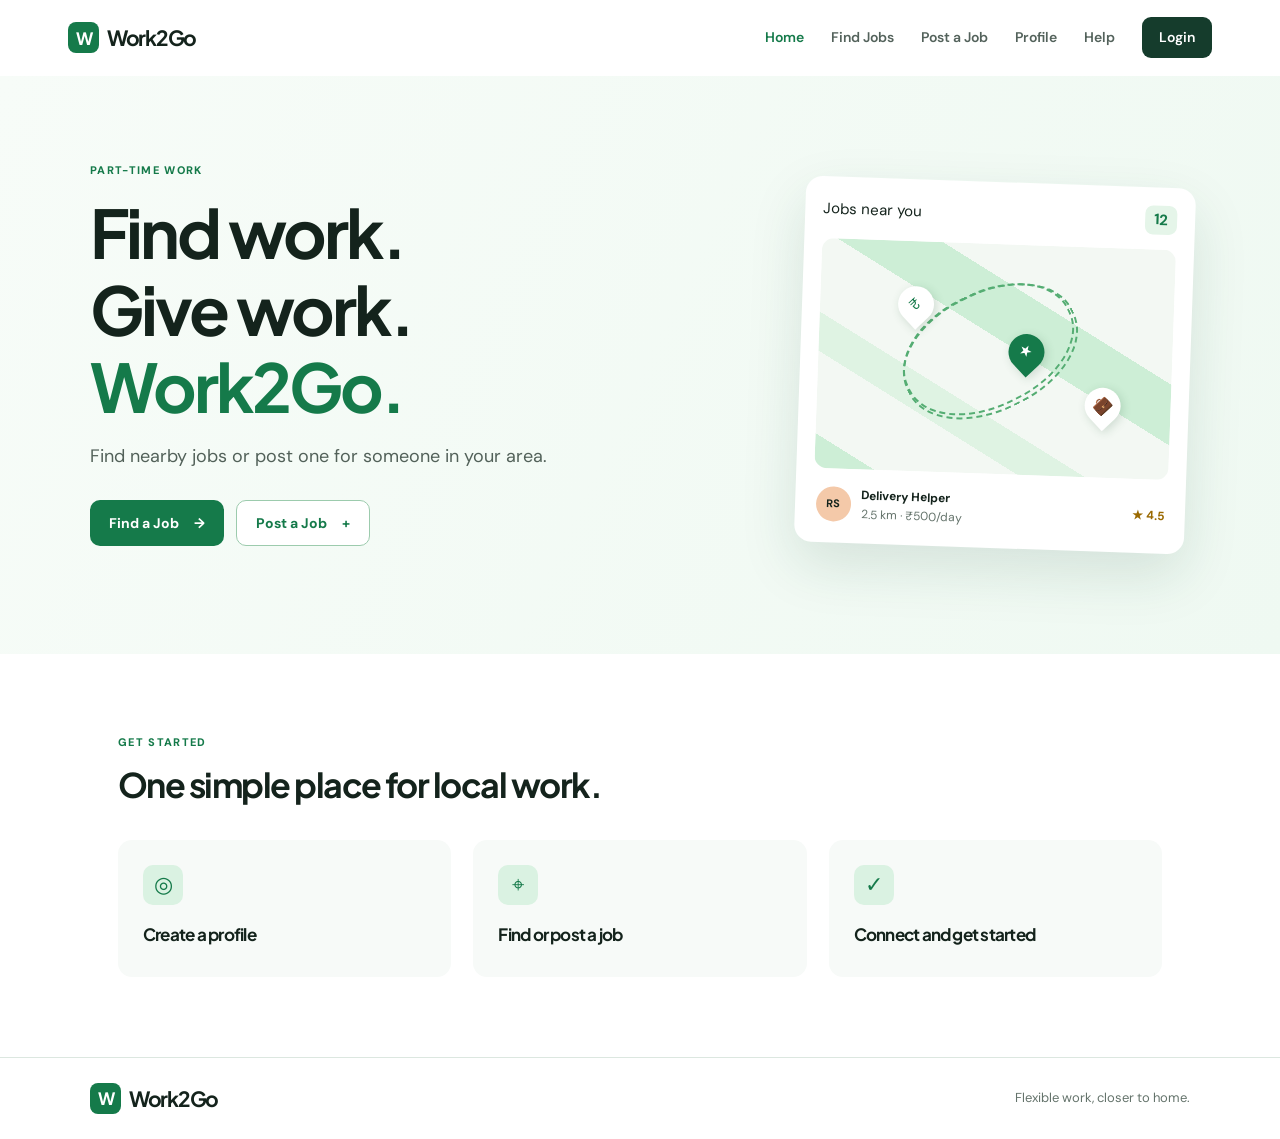
<file: index.html>
<!DOCTYPE html>
<html lang="en"><head><meta charset="UTF-8"><meta name="viewport" content="width=device-width,initial-scale=1.0"><title>Work2Go — Nearby part-time work</title><link rel="stylesheet" href="style.css"></head>
<body>
  <header class="site-header"><a class="brand" href="index.html"><span>W</span> Work2Go</a><button class="menu-toggle" aria-label="Open menu">☰</button><nav><a class="active" href="index.html">Home</a><a href="find-job.html">Find Jobs</a><a href="post-job.html">Post a Job</a><a href="profile.html">Profile</a><a href="#help">Help</a><a class="nav-login" href="profile.html">Login</a></nav></header>
  <main>
    <section class="hero"><div class="hero-copy"><p class="eyebrow">PART-TIME WORK</p><h1>Find work.<br>Give work.<br><em>Work2Go.</em></h1><p class="lead">Find nearby jobs or post one for someone in your area.</p><div class="actions"><a class="button primary" href="find-job.html">Find a Job <b>→</b></a><a class="button secondary" href="post-job.html">Post a Job <b>+</b></a></div></div><div class="hero-art"><div class="map-card"><div class="map-top"><span>Jobs near you</span><strong>12</strong></div><div class="map"><i class="pin one">₹</i><i class="pin two">💼</i><i class="pin three">★</i><span class="route"></span></div><div class="nearby"><span class="avatar">RS</span><div><b>Delivery Helper</b><small>2.5 km · ₹500/day</small></div><span class="rating">★ 4.5</span></div></div></div></section>
    <section class="how" id="help"><p class="eyebrow">GET STARTED</p><h2>One simple place for local work.</h2><div class="steps"><article><div class="step-icon">◎</div><h3>Create a profile</h3></article><article><div class="step-icon">⌖</div><h3>Find or post a job</h3></article><article><div class="step-icon">✓</div><h3>Connect and get started</h3></article></div></section>
  </main><footer><a class="brand" href="index.html"><span>W</span> Work2Go</a><p>Flexible work, closer to home.</p></footer><script src="script.js"></script>
</body></html>
</file>
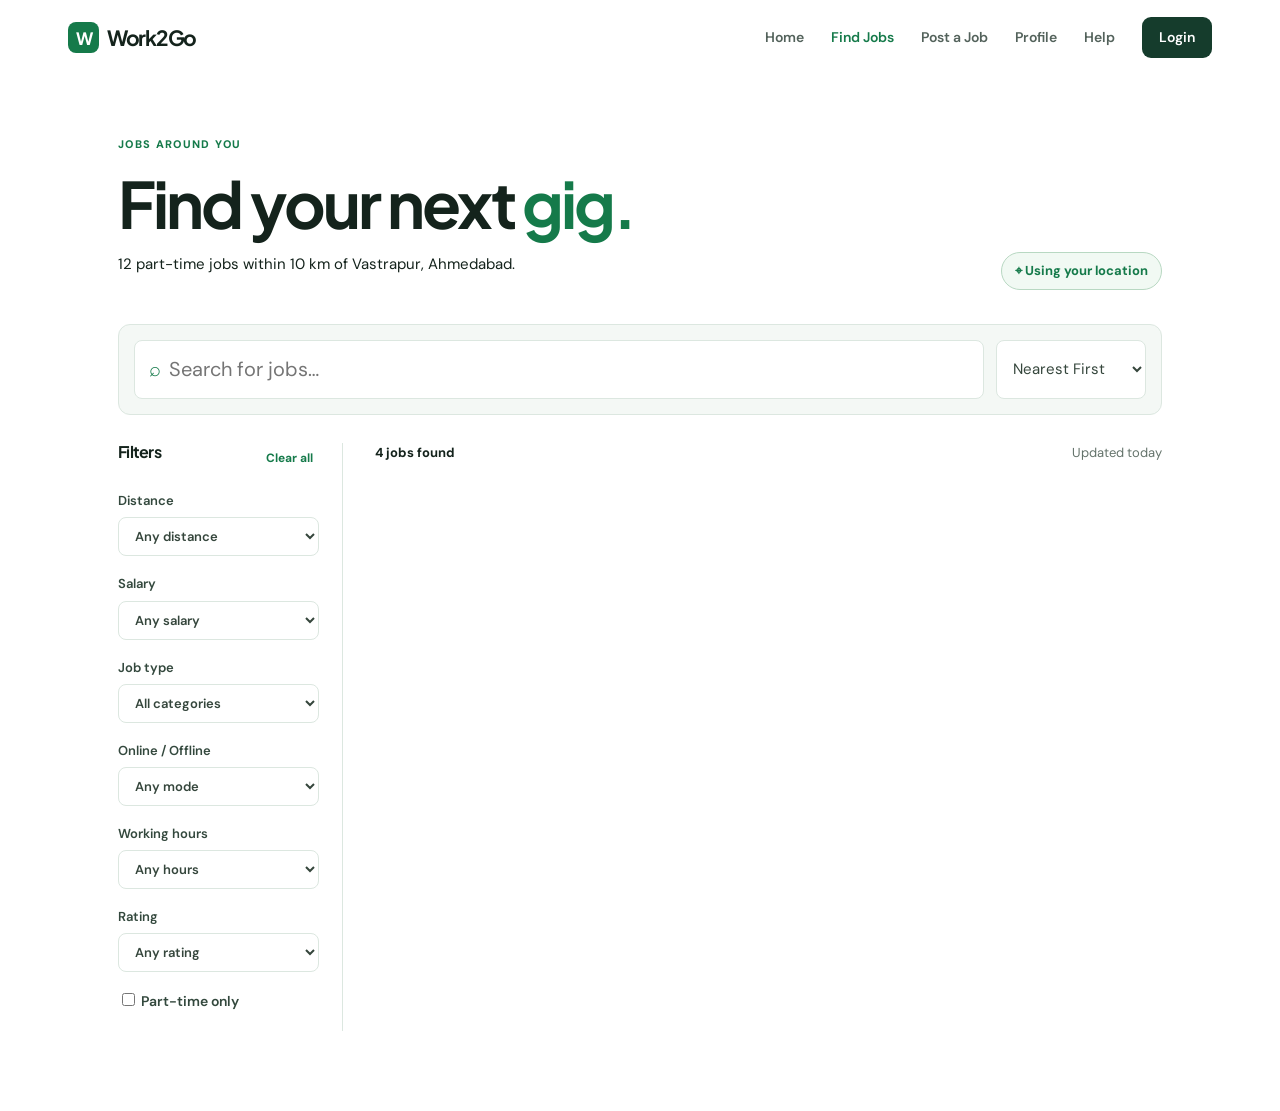
<file: find-job.html>
<!DOCTYPE html><html lang="en"><head><meta charset="UTF-8"><meta name="viewport" content="width=device-width,initial-scale=1.0"><title>Find jobs — Work2Go</title><link rel="stylesheet" href="style.css"></head><body>
<header class="site-header"><a class="brand" href="index.html"><span>W</span> Work2Go</a><button class="menu-toggle">☰</button><nav><a href="index.html">Home</a><a class="active" href="find-job.html">Find Jobs</a><a href="post-job.html">Post a Job</a><a href="profile.html">Profile</a><a href="index.html#help">Help</a><a class="nav-login" href="profile.html">Login</a></nav></header>
<main class="page jobs-page"><div class="page-intro split"><div><p class="eyebrow">JOBS AROUND YOU</p><h1>Find your next <em>gig.</em></h1><p>12 part-time jobs within 10 km of Vastrapur, Ahmedabad.</p></div><span class="location-chip">⌖ Using your location</span></div><div class="search-row"><label class="search">⌕<input id="jobSearch" placeholder="Search for jobs…"></label><select id="sortJobs"><option value="nearest">Nearest First</option><option value="pay">Highest Paying</option><option value="rating">Highest Rated</option><option value="newest">Newest Jobs</option></select></div><div class="jobs-layout"><aside class="filters"><div class="filter-head"><h3>Filters</h3><button id="clearFilters">Clear all</button></div><label>Distance<select id="distanceFilter"><option value="all">Any distance</option><option value="3">Up to 3 km</option><option value="5">Up to 5 km</option><option value="10">Up to 10 km</option></select></label><label>Salary<select id="salaryFilter"><option value="all">Any salary</option><option value="500">₹500 or more</option><option value="700">₹700 or more</option></select></label><label>Job type<select id="categoryFilter"><option value="all">All categories</option><option>Delivery</option><option>Retail</option><option>Online</option><option>Teaching</option></select></label><label>Online / Offline<select id="modeFilter"><option value="all">Any mode</option><option>Online</option><option>Offline</option></select></label><label>Working hours<select><option>Any hours</option><option>Up to 4 hours</option><option>4–6 hours</option></select></label><label>Rating<select id="ratingFilter"><option value="all">Any rating</option><option value="4.5">4.5+ stars</option><option value="4">4+ stars</option></select></label><label class="check"><input type="checkbox"> Part-time only</label></aside><section><div class="results"><b id="resultsCount">4 jobs found</b><span>Updated today</span></div><div class="job-list" id="jobList"></div></section></div></main><script src="script.js"></script></body></html>
</file>
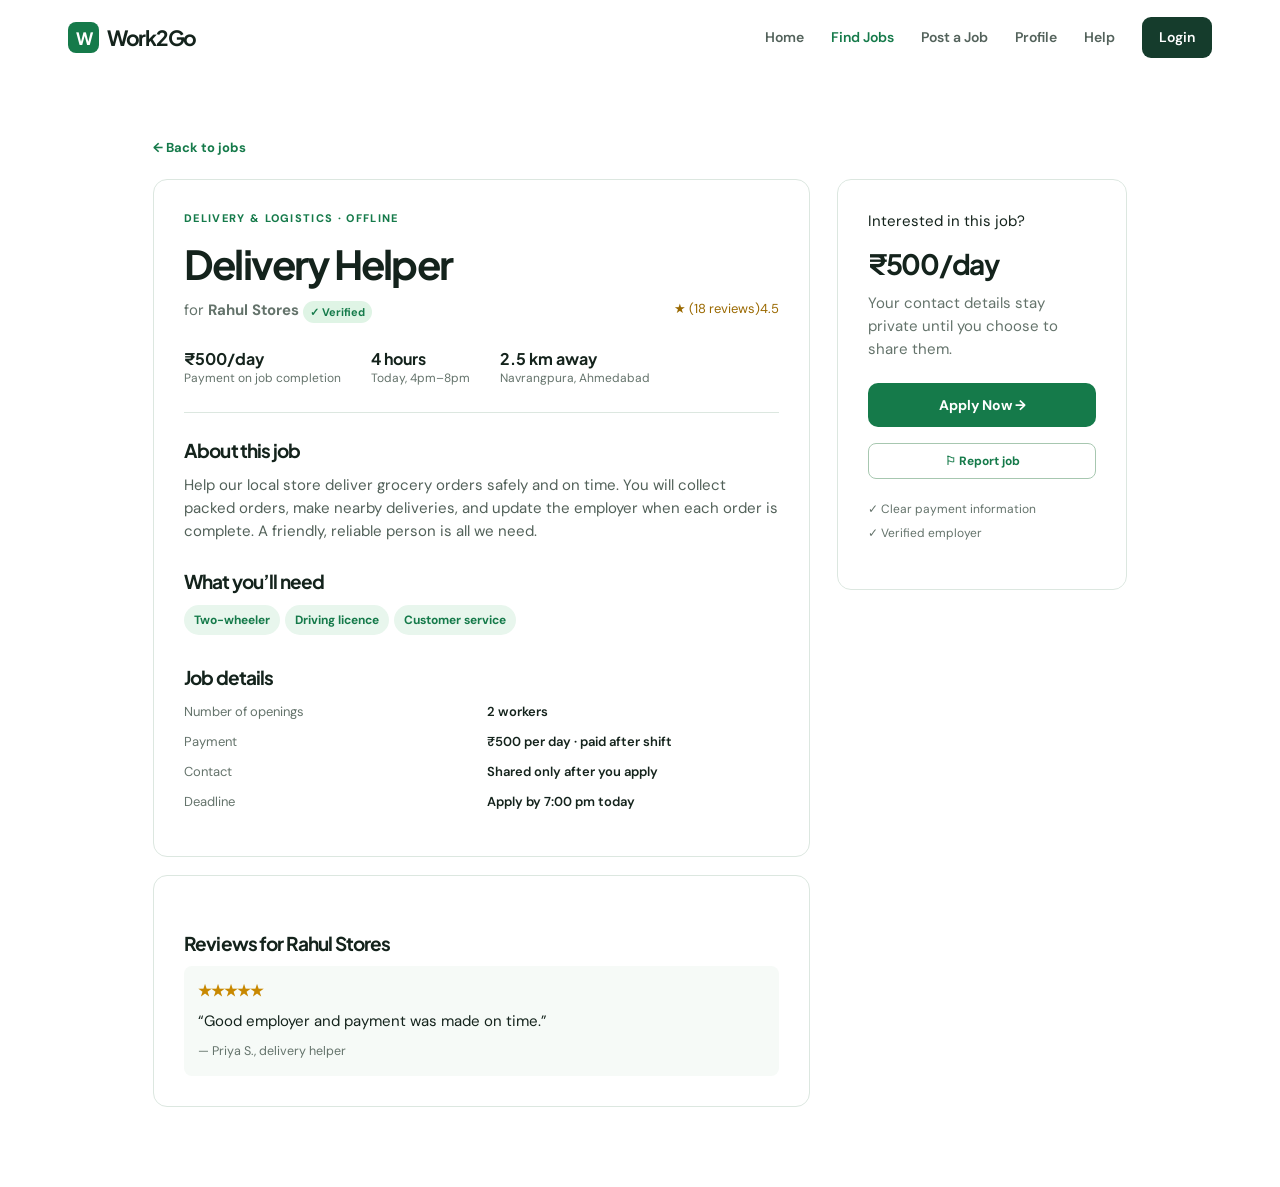
<file: job-details.html>
<!DOCTYPE html><html lang="en"><head><meta charset="UTF-8"><meta name="viewport" content="width=device-width,initial-scale=1.0"><title>Job details — Work2Go</title><link rel="stylesheet" href="style.css"></head><body><header class="site-header"><a class="brand" href="index.html"><span>W</span> Work2Go</a><button class="menu-toggle">☰</button><nav><a href="index.html">Home</a><a class="active" href="find-job.html">Find Jobs</a><a href="post-job.html">Post a Job</a><a href="profile.html">Profile</a><a href="index.html#help">Help</a><a class="nav-login" href="profile.html">Login</a></nav></header><main class="page detail-page"><a class="back" href="find-job.html">← Back to jobs</a><div class="detail-layout"><section><article class="detail-card"><p class="eyebrow">DELIVERY & LOGISTICS · OFFLINE</p><h1 id="detailTitle">Delivery Helper</h1><p class="employer">for <b id="detailEmployer">Rahul Stores</b> <mark>✓ Verified</mark> <span>★ <span id="detailRating">4.5</span> (18 reviews)</span></p><div class="detail-meta"><div><b id="detailPay">₹500/day</b><span>Payment on job completion</span></div><div><b id="detailHours">4 hours</b><span>Today, 4pm–8pm</span></div><div><b id="detailDistance">2.5 km away</b><span>Navrangpura, Ahmedabad</span></div></div><hr><h2>About this job</h2><p>Help our local store deliver grocery orders safely and on time. You will collect packed orders, make nearby deliveries, and update the employer when each order is complete. A friendly, reliable person is all we need.</p><h2>What you’ll need</h2><div class="tags"><span>Two-wheeler</span><span>Driving licence</span><span>Customer service</span></div><h2>Job details</h2><dl><dt>Number of openings</dt><dd>2 workers</dd><dt>Payment</dt><dd>₹500 per day · paid after shift</dd><dt>Contact</dt><dd>Shared only after you apply</dd><dt>Deadline</dt><dd>Apply by 7:00 pm today</dd></dl></article><section class="reviews"><h2>Reviews for Rahul Stores</h2><article><b>★★★★★</b><p>“Good employer and payment was made on time.”</p><small>— Priya S., delivery helper</small></article></section></section><aside class="apply-box"><p>Interested in this job?</p><h2 id="applyPay">₹500/day</h2><p class="muted">Your contact details stay private until you choose to share them.</p><button class="button primary wide" id="applyButton">Apply Now →</button><button class="outline-button" id="reportJob">⚐ Report job</button><p class="safe">✓ Clear payment information<br>✓ Verified employer</p></aside></div></main><script src="script.js"></script></body></html>
</file>
<file: style.css>
@import url('https://fonts.googleapis.com/css2?family=DM+Sans:wght@400;500;600;700&family=Plus+Jakarta+Sans:wght@500;600;700;800&display=swap');
:root{--green:#157a4a;--deep:#0a3022;--mint:#e8f6ed;--light:#f7faf8;--ink:#14231c;--muted:#64736b;--line:#dce7e0}*{box-sizing:border-box}body{margin:0;background:#fff;color:var(--ink);font:15px 'DM Sans',sans-serif;line-height:1.55}h1,h2,h3{font-family:'Plus Jakarta Sans',sans-serif;letter-spacing:-.045em;line-height:1.15;margin:0 0 12px}h1{font-size:clamp(34px,5vw,64px)}h2{font-size:28px}p{margin:0 0 14px}.site-header{height:76px;display:flex;align-items:center;justify-content:space-between;max-width:1200px;margin:auto;padding:0 28px;border-bottom:1px solid transparent}.brand{font:700 21px 'Plus Jakarta Sans';text-decoration:none;color:var(--ink);display:flex;align-items:center;gap:8px;letter-spacing:-.06em}.brand span{display:grid;place-items:center;background:var(--green);color:#fff;border-radius:8px;width:31px;height:31px;font-size:17px}nav{display:flex;align-items:center;gap:27px}nav a{color:#53625b;text-decoration:none;font-weight:600;font-size:14px}nav a:hover,nav .active{color:var(--green)}.nav-login{background:#153c2c!important;color:white!important;padding:10px 17px;border-radius:9px}.menu-toggle{display:none;border:0;background:none;font-size:22px}.hero{min-height:560px;padding:86px max(28px,calc((100% - 1100px)/2));display:grid;grid-template-columns:1.05fr .95fr;align-items:center;gap:64px;background:linear-gradient(115deg,#f7fcf8 0%,#eff9f2 100%)}.eyebrow{font-size:11px;color:var(--green);font-weight:800;letter-spacing:.12em;margin-bottom:14px}.hero h1{font-size:clamp(43px,5.4vw,67px);margin-bottom:19px}.hero h1 em,.page-intro em{font-style:normal;color:var(--green)}.lead{font-size:18px;max-width:500px;color:#526159}.actions{display:flex;gap:12px;margin:29px 0 22px}.button{border:0;border-radius:10px;text-decoration:none;font-weight:700;padding:13px 19px;display:inline-flex;align-items:center;justify-content:center;gap:15px;cursor:pointer;font:700 14px 'DM Sans'}.primary{background:var(--green);color:#fff}.primary:hover{background:#0d653b}.secondary{color:var(--green);border:1px solid #9ccbad;background:#fff}.trust{font-size:12px;color:#63726a}.map-card{background:#fff;border-radius:17px;padding:18px;box-shadow:0 22px 55px #18513421;max-width:390px;margin-left:auto;transform:rotate(2deg)}.map-top,.nearby{display:flex;align-items:center;justify-content:space-between}.map-top strong{background:#e5f5e9;border-radius:8px;padding:3px 9px;color:var(--green)}.map{height:230px;margin:15px 0;background:linear-gradient(30deg,#cdeed6 8%,transparent 8% 27%,#dff3e3 27% 36%,transparent 36% 55%,#cdeed6 55% 69%,transparent 69%),#f3f8f3;border-radius:12px;position:relative;overflow:hidden}.map:after,.route{content:"";position:absolute;border:2px dashed #55ad73;width:180px;height:115px;border-radius:48%;transform:rotate(-28deg);left:80px;top:48px}.pin{position:absolute;z-index:1;width:36px;height:36px;display:grid;place-items:center;border-radius:50% 50% 50% 0;background:#fff;box-shadow:0 3px 10px #28613d30;font-style:normal;color:var(--green);transform:rotate(-45deg)}.pin::first-letter{transform:rotate(45deg)}.one{top:45px;left:78px}.two{top:140px;right:50px}.three{top:89px;left:190px;background:var(--green);color:#fff}.nearby{padding:2px 3px;gap:10px}.avatar,.photo-preview{background:#f4c9a9;width:35px;height:35px;border-radius:50%;display:grid;place-items:center;font-size:11px;font-weight:bold}.nearby div{margin-right:auto}.nearby b,.nearby small{display:block;font-size:12px}.nearby small{color:var(--muted)}.rating{font-weight:700;font-size:12px;color:#9a6900}.how,.page{max-width:1100px;margin:auto;padding:80px 28px}.how h2{font-size:34px}.steps{display:grid;grid-template-columns:repeat(3,1fr);gap:22px;margin-top:36px}.steps article{background:var(--light);border-radius:14px;padding:25px;position:relative}.steps article>span{position:absolute;right:22px;color:#b4c3bb;font-weight:700}.step-icon{width:40px;height:40px;background:#daf2e2;color:var(--green);border-radius:10px;display:grid;place-items:center;font-size:22px}.steps h3{font-size:17px;margin:20px 0 7px}.steps p{color:var(--muted);font-size:14px}.cta{background:#103b29;color:#fff;max-width:1100px;margin:8px auto 70px;border-radius:16px;padding:38px 46px;display:flex;align-items:center;justify-content:space-between}.cta h2{font-size:28px}.cta .eyebrow{color:#9edcaf}footer{border-top:1px solid var(--line);padding:25px max(28px,calc((100% - 1100px)/2));display:flex;align-items:center;justify-content:space-between}footer p{margin:0;color:var(--muted);font-size:13px}
.page{padding-top:60px}.page-intro{margin-bottom:34px}.page-intro>p:last-child{color:var(--muted);font-size:16px}.split{display:flex;justify-content:space-between;align-items:end}.location-chip{border:1px solid #b8d8c2;background:#f1f9f3;color:var(--green);border-radius:20px;padding:8px 13px;font-weight:700;font-size:13px}.search-row{background:#f4f8f5;padding:15px;border:1px solid var(--line);border-radius:12px;display:flex;gap:12px}.search{background:#fff;border:1px solid var(--line);border-radius:8px;flex:1;padding:0 14px;color:var(--green);font-size:20px}.search input{border:0;outline:0;padding:13px 8px;width:92%;font:inherit}.search-row select,.filters select{border:1px solid var(--line);background:#fff;border-radius:8px;padding:0 12px;font:inherit;color:#35463c}.jobs-layout{display:grid;grid-template-columns:225px 1fr;gap:32px;margin-top:28px}.filters{border-right:1px solid var(--line);padding-right:23px}.filter-head{display:flex;justify-content:space-between;align-items:center}.filter-head h3{font-size:16px}.filters button,.text-button{border:0;background:none;color:var(--green);font:700 12px 'DM Sans';cursor:pointer}.filters label{display:block;margin:18px 0;color:#33483d;font-weight:600;font-size:13px}.filters select{width:100%;height:39px;margin-top:6px}.filters .check{font-size:14px}.results{display:flex;justify-content:space-between;color:var(--muted);font-size:13px;margin-bottom:14px}.results b{color:var(--ink)}.job-list{display:grid;gap:14px}.job-card{border:1px solid var(--line);border-radius:13px;padding:21px;display:grid;grid-template-columns:1fr auto;gap:8px;transition:.2s}.job-card:hover{border-color:#8ab99a;box-shadow:0 7px 23px #16482b0d}.job-card h2{font-size:19px}.job-card .company{font-size:13px;color:var(--muted)}.job-card .job-label{font-size:11px;color:var(--green);font-weight:800;letter-spacing:.08em}.job-info{display:flex;gap:15px;flex-wrap:wrap;color:#526159;font-size:13px;margin:15px 0}.job-info b{color:var(--ink)}.job-description{color:var(--muted);font-size:13px;max-width:610px}.job-card .card-actions{align-self:end;display:flex;gap:8px}.small-button,.outline-button{border:1px solid #a7c7b0;border-radius:8px;background:#fff;color:var(--green);font:700 12px 'DM Sans';padding:9px 12px;cursor:pointer}.small-button.apply{background:var(--green);color:#fff;border-color:var(--green)}
.form-card{background:#fff;border:1px solid var(--line);border-radius:15px;padding:32px}.profile-layout{display:grid;grid-template-columns:1.35fr .75fr;gap:26px}.form-card h2{font-size:21px}.photo-row{display:flex;align-items:center;gap:14px;margin:20px 0}.photo-preview{width:52px;height:52px;font-size:15px}.upload{border:1px solid #a7c7b0;border-radius:8px;color:var(--green);padding:8px 12px;font-size:13px;font-weight:bold;cursor:pointer}.upload input{display:none}.form-grid{display:grid;grid-template-columns:1fr 1fr;gap:16px}.form-grid label{font-size:13px;font-weight:700;color:#3d5046}.form-grid input,.form-grid select,.form-grid textarea{display:block;width:100%;border:1px solid var(--line);border-radius:8px;padding:11px;margin-top:6px;outline-color:var(--green);font:14px 'DM Sans';background:#fff}.form-grid .full{grid-column:1/-1}.choice-card{background:#113c2a;color:#fff;padding:31px 25px;border-radius:15px;align-self:start}.choice-card .eyebrow{color:#a9dfb8}.choice-card h2{font-size:24px}.muted{color:var(--muted)}.choice-card .muted{color:#b9d4c1;font-size:13px}.choice{display:flex;gap:11px;align-items:center;background:#fff;color:var(--ink);border-radius:10px;padding:13px;margin-top:14px;text-decoration:none}.choice>b{color:var(--green);font-size:22px}.choice span{margin-right:auto}.choice strong,.choice small{display:block}.choice small{color:var(--muted);font-size:11px}.choice i{font-style:normal;color:var(--green)}.my-profile{margin-top:50px;border-top:1px solid var(--line);padding-top:32px}.section-title{display:flex;justify-content:space-between;align-items:start}.section-title h2{font-size:25px}.section-title p{color:var(--muted);font-size:13px}mark{font:700 11px 'DM Sans';background:#dff4e5;color:var(--green);padding:4px 7px;border-radius:12px;vertical-align:middle;letter-spacing:0}.stats{display:flex;border:1px solid var(--line);border-radius:10px;margin:20px 0}.stats div{flex:1;padding:14px 20px;border-right:1px solid var(--line)}.stats div:last-child{border:0}.stats b,.stats span{display:block}.stats b{font:700 22px 'Plus Jakarta Sans'}.stats span{font-size:12px;color:var(--muted)}.review{background:#f6faf7;padding:15px;border-radius:10px;max-width:500px}.review span{color:#c88800}.review p{margin:5px 0}.review small{color:var(--muted)}.centered{text-align:center;max-width:650px;margin:0 auto 35px}.job-form{max-width:760px;margin:auto}.job-form textarea{min-height:100px;resize:vertical}.success-card{display:none;text-align:center;max-width:520px;margin:0 auto;padding:45px;background:#eff9f2;border-radius:15px}.success-card>div{width:50px;height:50px;border-radius:50%;display:grid;place-items:center;background:var(--green);color:#fff;font-size:25px;margin:0 auto 17px}.detail-page{max-width:1030px}.back{color:var(--green);font-weight:bold;text-decoration:none;font-size:13px}.detail-layout{display:grid;grid-template-columns:1fr 290px;gap:27px;margin-top:20px}.detail-card,.reviews,.apply-box{border:1px solid var(--line);border-radius:14px;padding:30px}.detail-card h1{font-size:40px}.employer{color:var(--muted)}.employer span{float:right;font-size:13px;color:#9a6900}.detail-meta{display:flex;gap:30px;margin:25px 0}.detail-meta div{display:flex;flex-direction:column}.detail-meta b{font:700 16px 'Plus Jakarta Sans'}.detail-meta span{font-size:12px;color:var(--muted)}hr{border:0;border-top:1px solid var(--line);margin:25px 0}.detail-card h2,.reviews h2{font-size:19px;margin-top:27px}.detail-card>p:not(.eyebrow):not(.employer){color:#526159}.tags span{display:inline-block;padding:6px 10px;border-radius:15px;background:#e8f6ed;color:var(--green);font-size:12px;font-weight:bold;margin:0 5px 5px 0}dl{display:grid;grid-template-columns:1fr 1fr;gap:10px;font-size:13px}dt{color:var(--muted)}dd{margin:0;font-weight:600}.reviews{margin-top:18px}.reviews article{background:#f6faf7;padding:14px;border-radius:8px}.reviews article b{color:#c88800}.reviews article p{margin:6px 0}.reviews small{color:var(--muted)}.apply-box{height:max-content;position:sticky;top:15px}.apply-box h2{font-size:28px}.wide{width:100%;margin:8px 0}.outline-button{width:100%;margin-top:8px}.safe{font-size:12px;color:var(--muted);line-height:2;margin-top:18px}
@media(max-width:760px){.site-header{height:64px;padding:0 18px;border-bottom-color:var(--line)}.menu-toggle{display:block}nav{display:none;position:absolute;top:63px;left:0;right:0;background:#fff;padding:16px 20px;z-index:3;border-bottom:1px solid var(--line);flex-direction:column;align-items:start;gap:15px}nav.show{display:flex}.hero{padding:55px 24px;grid-template-columns:1fr;gap:35px}.hero-art{display:none}.how,.page{padding:54px 20px}.steps,.profile-layout,.detail-layout{grid-template-columns:1fr}.steps{gap:12px}.cta{margin:0 20px 45px;padding:29px;display:block}.cta .button{margin-top:15px}.split{align-items:start;gap:14px;flex-direction:column}.search-row{flex-direction:column}.search-row select{height:43px}.jobs-layout{grid-template-columns:1fr;gap:20px}.filters{border-right:0;border-bottom:1px solid var(--line);padding:0 0 12px}.filters label{display:inline-block;width:48%;margin:9px 1%}.job-card{display:block}.job-card .card-actions{margin-top:12px}.form-grid{grid-template-columns:1fr}.form-grid .full{grid-column:auto}.form-card{padding:22px}.stats div{padding:12px}.detail-card,.reviews,.apply-box{padding:21px}.detail-card h1{font-size:32px}.detail-meta{gap:12px;flex-direction:column}.apply-box{position:static}footer{padding:20px;flex-direction:column;gap:8px;align-items:start}}
</file>
